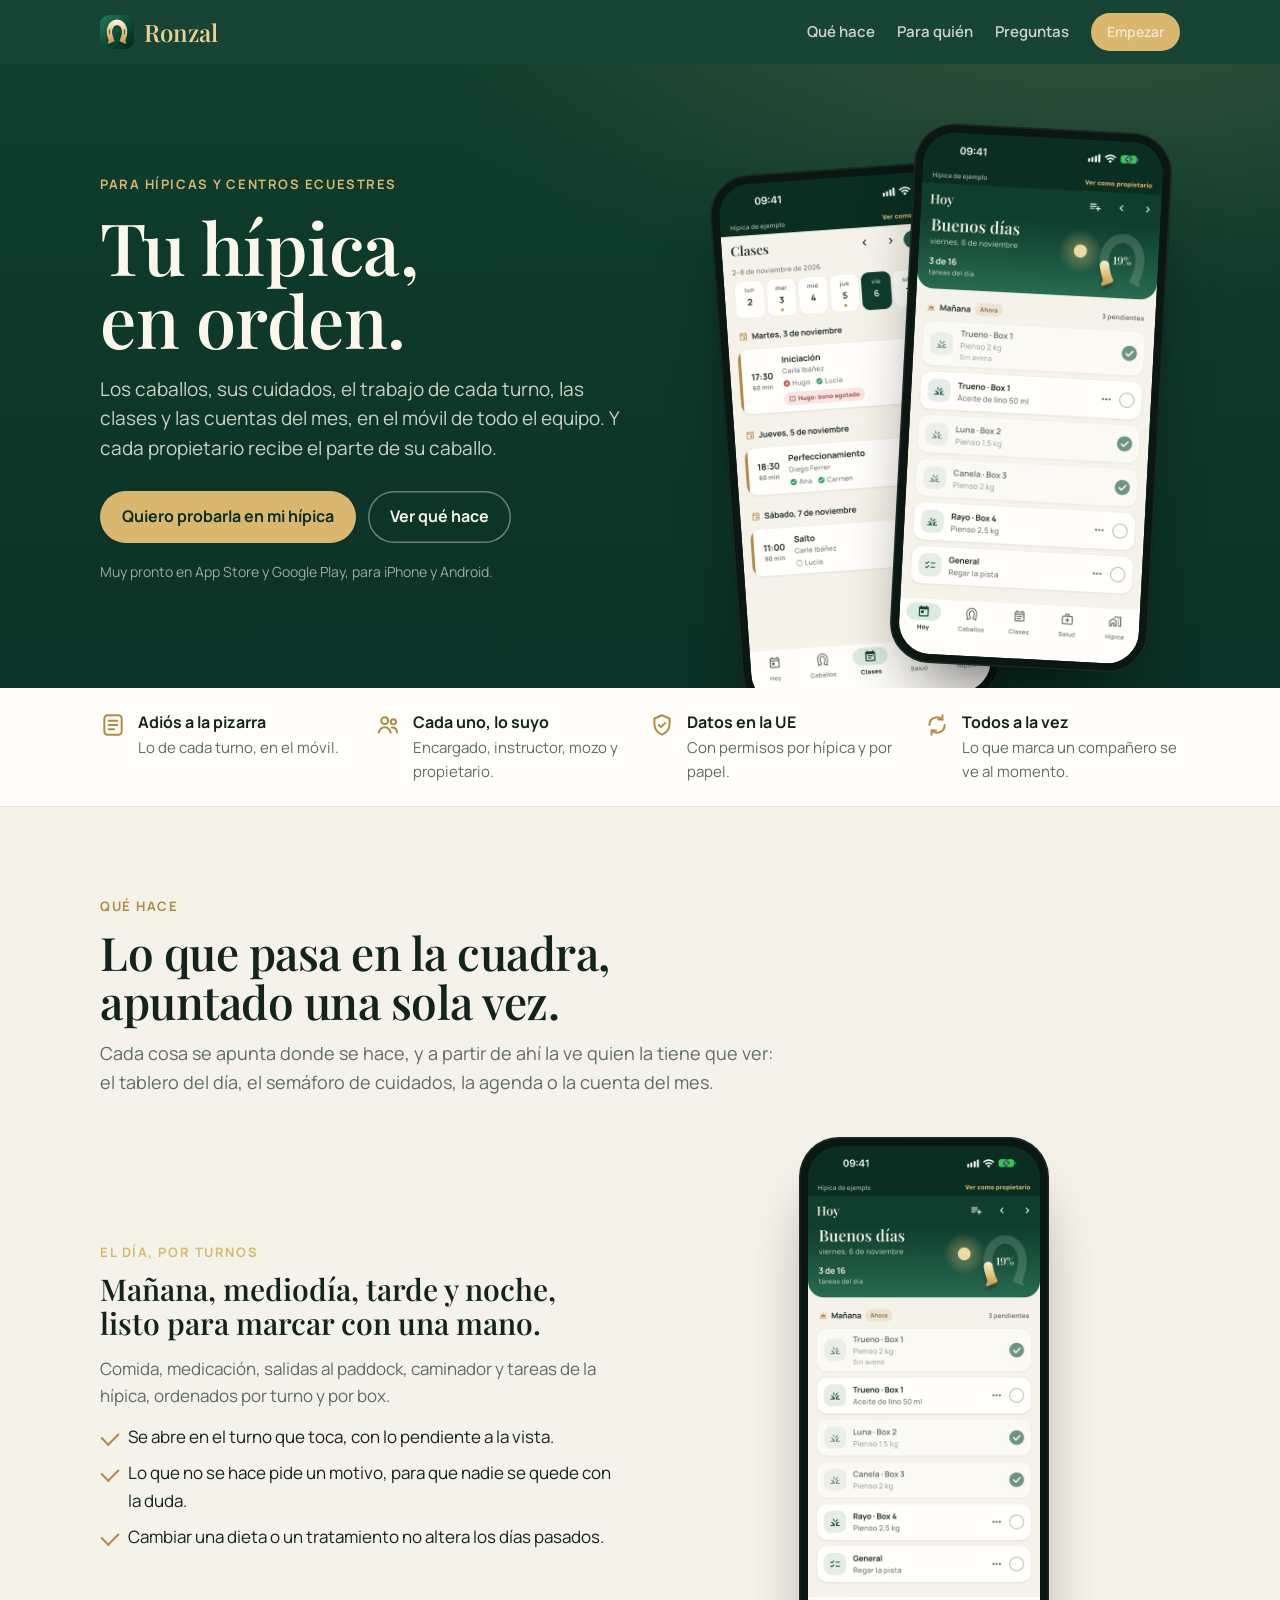
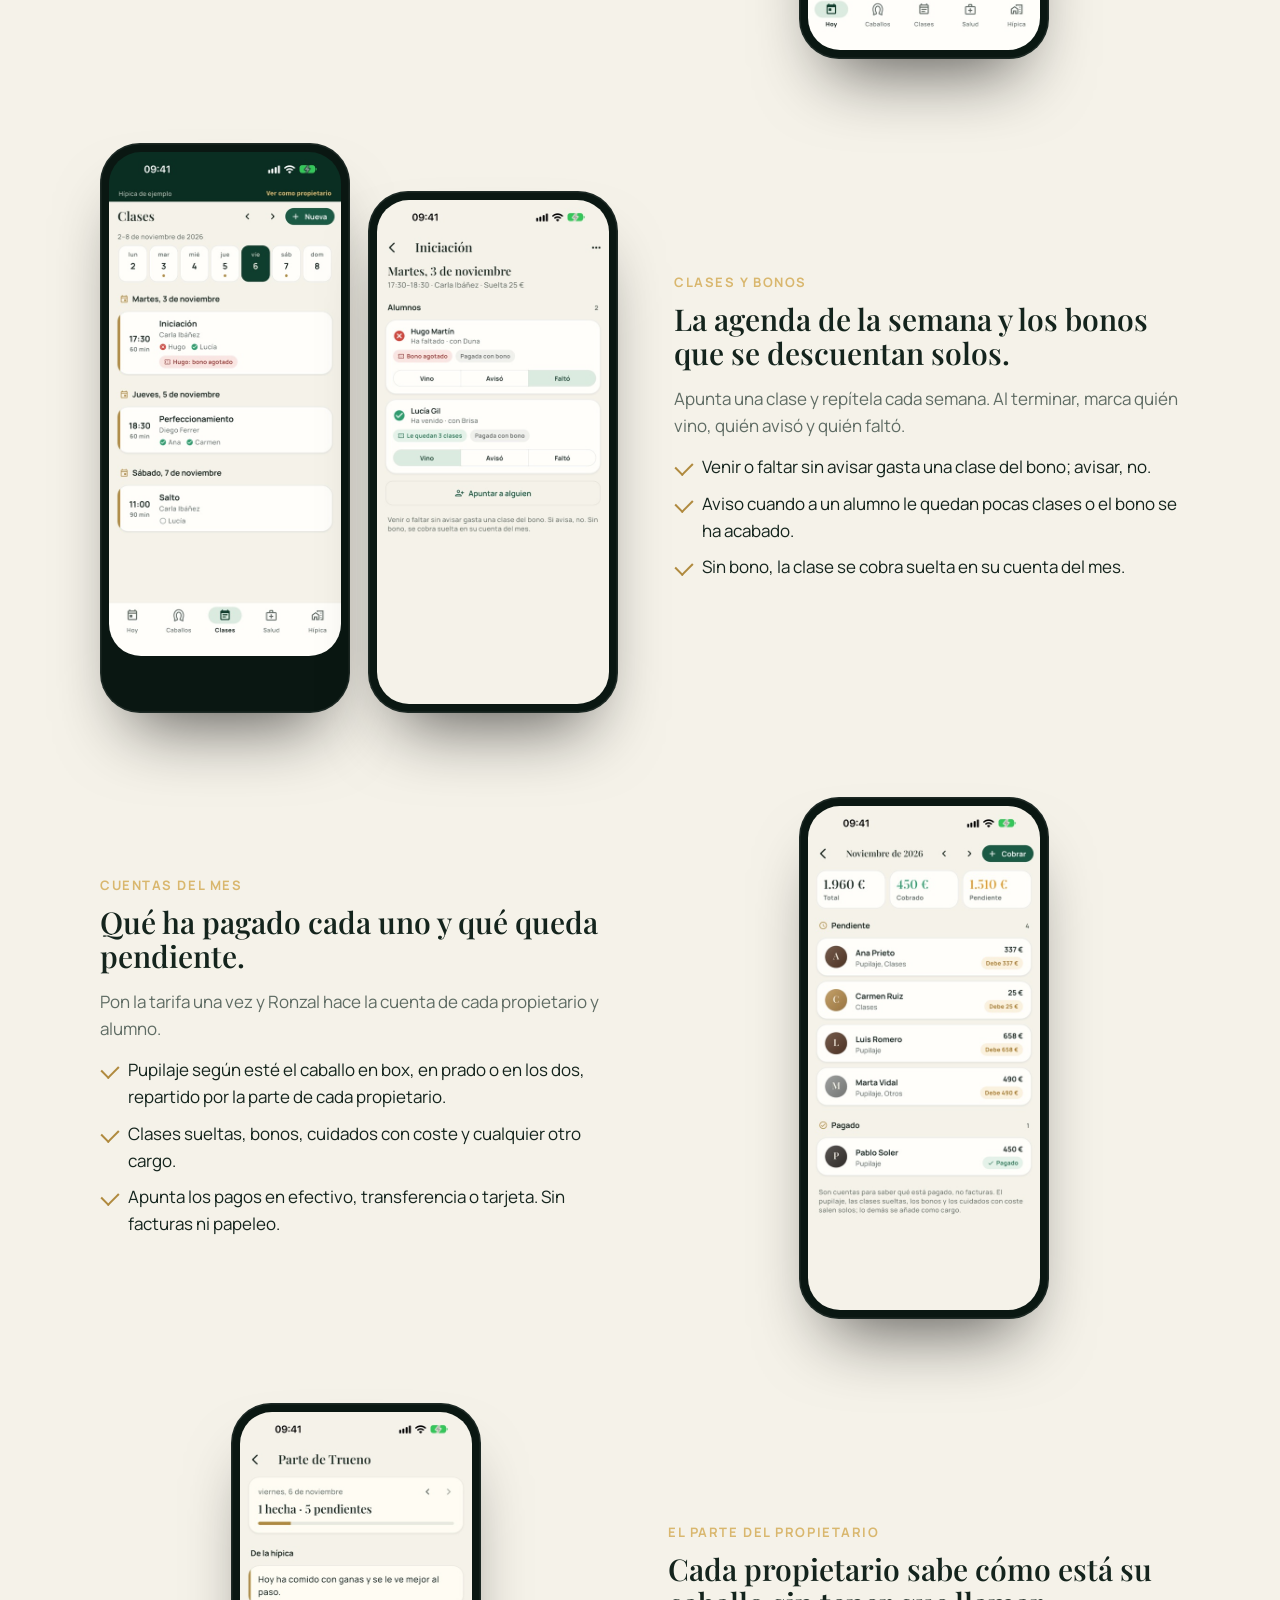
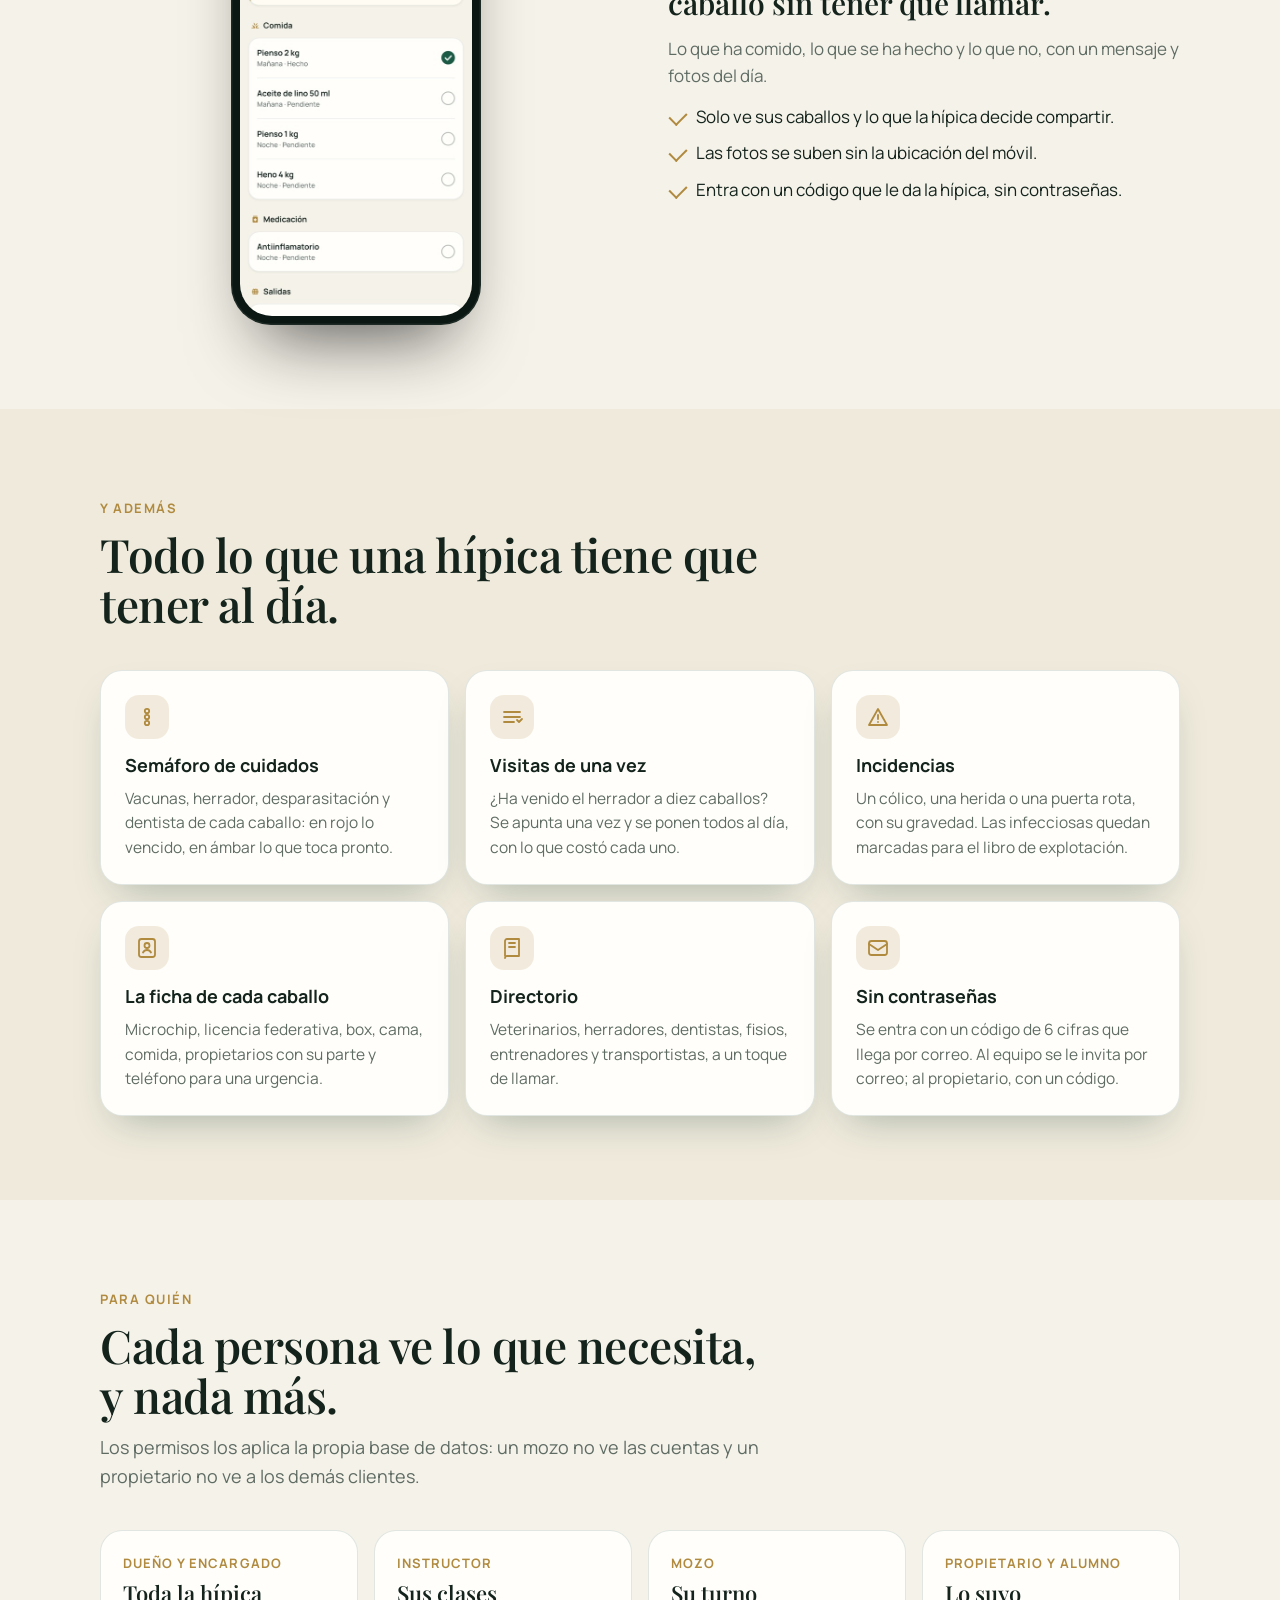
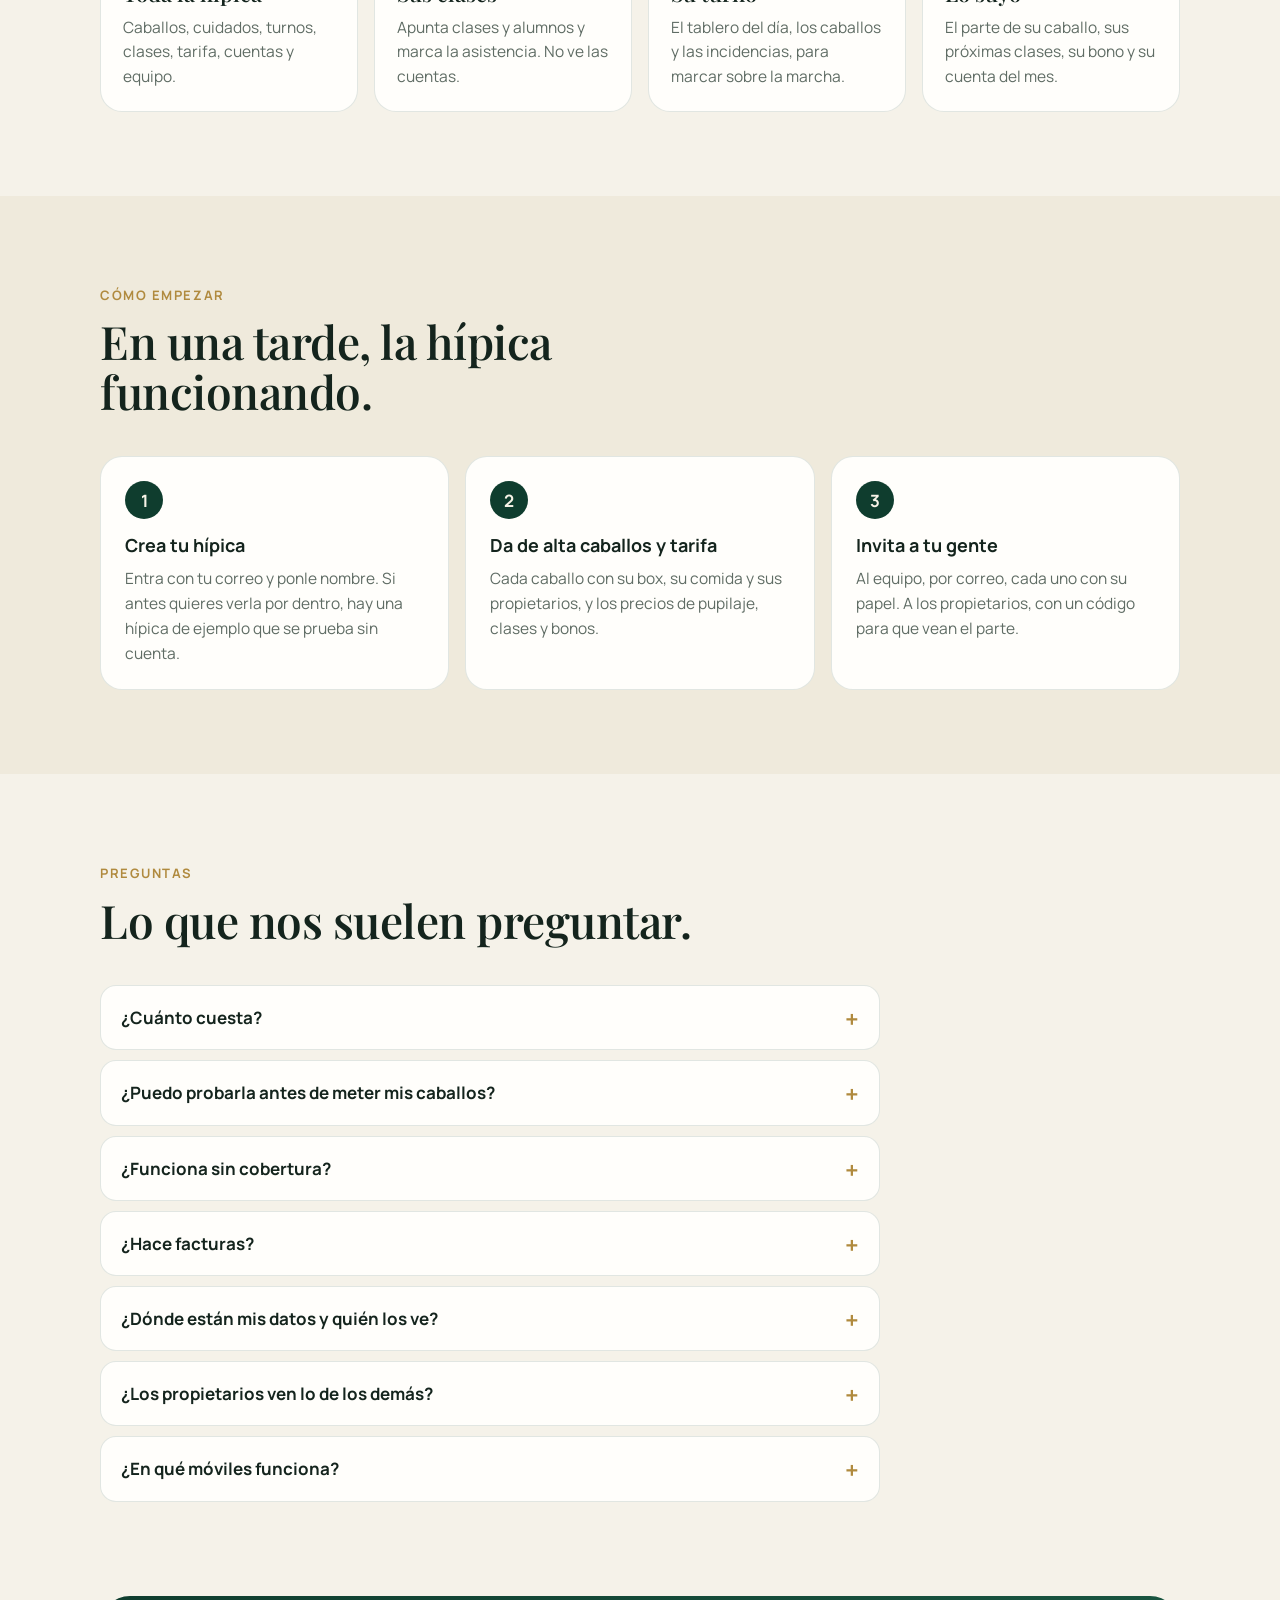
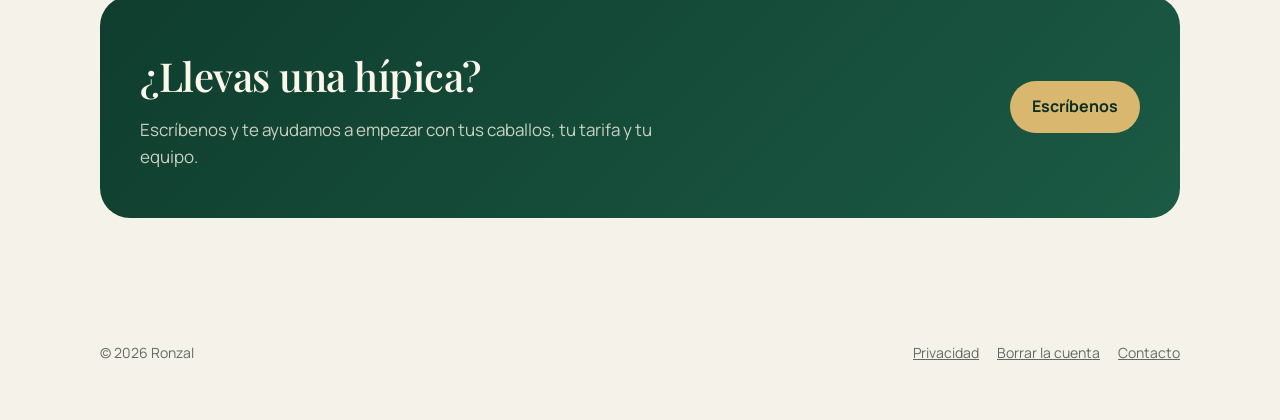
<file: index.html>
<!doctype html>
<html lang="es">
<head>
<meta charset="utf-8">
<meta name="viewport" content="width=device-width, initial-scale=1">
<title>Ronzal · Gestión de hípicas en el móvil</title>
<meta name="description" content="Los caballos, sus cuidados, el trabajo de cada turno, las clases y las cuentas de tu hípica, en el móvil de todo el equipo. Y cada propietario recibe el parte de su caballo.">
<meta name="theme-color" content="#0f3d2e">
<link rel="icon" href="img/icono-192.png">
<link rel="apple-touch-icon" href="img/icono-192.png">
<meta property="og:title" content="Ronzal · Tu hípica, en orden">
<meta property="og:description" content="Caballos, cuidados, turnos, clases y cuentas de tu hípica, en el móvil de todo el equipo.">
<meta property="og:image" content="https://samuelgonzrojas.github.io/ronzal-web/img/og.jpg">
<meta property="og:type" content="website">
<link rel="stylesheet" href="portada.css">
<script>document.documentElement.classList.add("js")</script>
</head>
<body>

<header class="cabecera">
  <div class="envoltura">
    <a class="marca" href="./"><img src="img/icono-192.png" alt=""><span>Ronzal</span></a>
    <nav>
      <a class="opcional" href="#funciones">Qué hace</a>
      <a class="opcional" href="#equipo">Para quién</a>
      <a class="opcional" href="#preguntas">Preguntas</a>
      <a class="boton pequeno" href="#empezar">Empezar</a>
    </nav>
  </div>
</header>

<section class="portada">
  <div class="envoltura">
    <div>
      <span class="antetitulo">Para hípicas y centros ecuestres</span>
      <h1>Tu hípica, en&nbsp;orden.</h1>
      <p class="entrada">Los caballos, sus cuidados, el trabajo de cada turno, las clases y las cuentas del mes, en el móvil de todo el equipo. Y cada propietario recibe el parte de su caballo.</p>
      <div class="acciones">
        <a class="boton" href="mailto:samuelgonzrojas@gmail.com?subject=Quiero%20probar%20Ronzal%20en%20mi%20h%C3%ADpica">Quiero probarla en mi hípica</a>
        <a class="boton fantasma" href="#funciones">Ver qué hace</a>
      </div>
      <p class="pronto">Muy pronto en App Store y Google Play, para iPhone y Android.</p>
    </div>
    <div class="moviles" aria-hidden="true">
      <div class="movil"><img src="img/2-clases.jpg" alt=""></div>
      <div class="movil"><img src="img/1-hoy.jpg" alt=""></div>
    </div>
  </div>
</section>

<section class="franja">
  <div class="envoltura">
    <ul>
      <li>
        <svg viewBox="0 0 24 24" fill="none" stroke="currentColor" stroke-width="1.8" stroke-linecap="round" stroke-linejoin="round"><rect x="4" y="3" width="16" height="18" rx="3"/><path d="M8 8h8M8 12h8M8 16h5"/></svg>
        <span><b>Adiós a la pizarra</b>Lo de cada turno, en el móvil.</span>
      </li>
      <li>
        <svg viewBox="0 0 24 24" fill="none" stroke="currentColor" stroke-width="1.8" stroke-linecap="round" stroke-linejoin="round"><circle cx="9" cy="8" r="3.2"/><path d="M3.5 19c.8-3.2 3-5 5.5-5s4.7 1.8 5.5 5"/><circle cx="17" cy="9" r="2.4"/><path d="M15.5 14.4c2.5-.4 4.4 1.1 5 4.6"/></svg>
        <span><b>Cada uno, lo suyo</b>Encargado, instructor, mozo y propietario.</span>
      </li>
      <li>
        <svg viewBox="0 0 24 24" fill="none" stroke="currentColor" stroke-width="1.8" stroke-linecap="round" stroke-linejoin="round"><path d="M12 3l7 3v5c0 4.5-3 8-7 10-4-2-7-5.5-7-10V6z"/><path d="M9 12l2 2 4-4"/></svg>
        <span><b>Datos en la UE</b>Con permisos por hípica y por papel.</span>
      </li>
      <li>
        <svg viewBox="0 0 24 24" fill="none" stroke="currentColor" stroke-width="1.8" stroke-linecap="round" stroke-linejoin="round"><path d="M5 12a7 7 0 0 1 12-5"/><path d="M19 12a7 7 0 0 1-12 5"/><path d="M17 3v4h-4M7 21v-4h4"/></svg>
        <span><b>Todos a la vez</b>Lo que marca un compañero se ve al momento.</span>
      </li>
    </ul>
  </div>
</section>

<section id="funciones" class="seccion">
  <div class="envoltura">
    <div class="cabeza aparece">
      <span class="antetitulo">Qué hace</span>
      <h2>Lo que pasa en la cuadra, apuntado una sola vez.</h2>
      <p>Cada cosa se apunta donde se hace, y a partir de ahí la ve quien la tiene que ver: el tablero del día, el semáforo de cuidados, la agenda o la cuenta del mes.</p>
    </div>

    <div class="funcion aparece">
      <div class="texto">
        <span class="antetitulo">El día, por turnos</span>
        <h3>Mañana, mediodía, tarde y noche, listo para marcar con una mano.</h3>
        <p>Comida, medicación, salidas al paddock, caminador y tareas de la hípica, ordenados por turno y por box.</p>
        <ul>
          <li>Se abre en el turno que toca, con lo pendiente a la vista.</li>
          <li>Lo que no se hace pide un motivo, para que nadie se quede con la duda.</li>
          <li>Cambiar una dieta o un tratamiento no altera los días pasados.</li>
        </ul>
      </div>
      <div class="imagen"><div class="movil"><img src="img/1-hoy.jpg" alt="El tablero de hoy en Ronzal, con las tareas del turno de mañana" loading="lazy"></div></div>
    </div>

    <div class="funcion al-reves aparece">
      <div class="texto">
        <span class="antetitulo">Clases y bonos</span>
        <h3>La agenda de la semana y los bonos que se descuentan solos.</h3>
        <p>Apunta una clase y repítela cada semana. Al terminar, marca quién vino, quién avisó y quién faltó.</p>
        <ul>
          <li>Venir o faltar sin avisar gasta una clase del bono; avisar, no.</li>
          <li>Aviso cuando a un alumno le quedan pocas clases o el bono se ha acabado.</li>
          <li>Sin bono, la clase se cobra suelta en su cuenta del mes.</li>
        </ul>
      </div>
      <div class="imagen doble">
        <div class="movil"><img src="img/2-clases.jpg" alt="La agenda semanal de clases" loading="lazy"></div>
        <div class="movil"><img src="img/3-clase.jpg" alt="Una clase con la asistencia de cada alumno y su bono" loading="lazy"></div>
      </div>
    </div>

    <div class="funcion aparece">
      <div class="texto">
        <span class="antetitulo">Cuentas del mes</span>
        <h3>Qué ha pagado cada uno y qué queda pendiente.</h3>
        <p>Pon la tarifa una vez y Ronzal hace la cuenta de cada propietario y alumno.</p>
        <ul>
          <li>Pupilaje según esté el caballo en box, en prado o en los dos, repartido por la parte de cada propietario.</li>
          <li>Clases sueltas, bonos, cuidados con coste y cualquier otro cargo.</li>
          <li>Apunta los pagos en efectivo, transferencia o tarjeta. Sin facturas ni papeleo.</li>
        </ul>
      </div>
      <div class="imagen"><div class="movil"><img src="img/4-cuentas.jpg" alt="Las cuentas del mes, con lo cobrado y lo pendiente de cada persona" loading="lazy"></div></div>
    </div>

    <div class="funcion al-reves aparece">
      <div class="texto">
        <span class="antetitulo">El parte del propietario</span>
        <h3>Cada propietario sabe cómo está su caballo sin tener que llamar.</h3>
        <p>Lo que ha comido, lo que se ha hecho y lo que no, con un mensaje y fotos del día.</p>
        <ul>
          <li>Solo ve sus caballos y lo que la hípica decide compartir.</li>
          <li>Las fotos se suben sin la ubicación del móvil.</li>
          <li>Entra con un código que le da la hípica, sin contraseñas.</li>
        </ul>
      </div>
      <div class="imagen"><div class="movil"><img src="img/5-parte.jpg" alt="El parte del día de un caballo, como lo ve su propietario" loading="lazy"></div></div>
    </div>
  </div>
</section>

<section class="seccion oscura">
  <div class="envoltura">
    <div class="cabeza aparece">
      <span class="antetitulo">Y además</span>
      <h2>Todo lo que una hípica tiene que tener al día.</h2>
    </div>
    <div class="tarjetas">
      <div class="tarjeta aparece">
        <div class="icono"><svg viewBox="0 0 24 24" fill="none" stroke="currentColor" stroke-width="1.8" stroke-linecap="round"><circle cx="12" cy="6" r="2.2"/><circle cx="12" cy="12" r="2.2"/><circle cx="12" cy="18" r="2.2"/></svg></div>
        <h3>Semáforo de cuidados</h3>
        <p>Vacunas, herrador, desparasitación y dentista de cada caballo: en rojo lo vencido, en ámbar lo que toca pronto.</p>
      </div>
      <div class="tarjeta aparece">
        <div class="icono"><svg viewBox="0 0 24 24" fill="none" stroke="currentColor" stroke-width="1.8" stroke-linecap="round" stroke-linejoin="round"><path d="M4 7h16M4 12h16M4 17h10"/><path d="M17 15l2 2 3-3"/></svg></div>
        <h3>Visitas de una vez</h3>
        <p>¿Ha venido el herrador a diez caballos? Se apunta una vez y se ponen todos al día, con lo que costó cada uno.</p>
      </div>
      <div class="tarjeta aparece">
        <div class="icono"><svg viewBox="0 0 24 24" fill="none" stroke="currentColor" stroke-width="1.8" stroke-linecap="round" stroke-linejoin="round"><path d="M12 4l9 16H3z"/><path d="M12 10v4M12 17h.01"/></svg></div>
        <h3>Incidencias</h3>
        <p>Un cólico, una herida o una puerta rota, con su gravedad. Las infecciosas quedan marcadas para el libro de explotación.</p>
      </div>
      <div class="tarjeta aparece">
        <div class="icono"><svg viewBox="0 0 24 24" fill="none" stroke="currentColor" stroke-width="1.8" stroke-linecap="round" stroke-linejoin="round"><rect x="4" y="3" width="16" height="18" rx="2.5"/><circle cx="12" cy="9.5" r="2.5"/><path d="M8 16.5c.8-1.6 2.2-2.5 4-2.5s3.2.9 4 2.5"/></svg></div>
        <h3>La ficha de cada caballo</h3>
        <p>Microchip, licencia federativa, box, cama, comida, propietarios con su parte y teléfono para una urgencia.</p>
      </div>
      <div class="tarjeta aparece">
        <div class="icono"><svg viewBox="0 0 24 24" fill="none" stroke="currentColor" stroke-width="1.8" stroke-linecap="round" stroke-linejoin="round"><path d="M5 20V5a2 2 0 0 1 2-2h12v17H7a2 2 0 0 0-2 2"/><path d="M9 7h6M9 11h6"/></svg></div>
        <h3>Directorio</h3>
        <p>Veterinarios, herradores, dentistas, fisios, entrenadores y transportistas, a un toque de llamar.</p>
      </div>
      <div class="tarjeta aparece">
        <div class="icono"><svg viewBox="0 0 24 24" fill="none" stroke="currentColor" stroke-width="1.8" stroke-linecap="round" stroke-linejoin="round"><rect x="3" y="5" width="18" height="14" rx="2.5"/><path d="M3 8l9 6 9-6"/></svg></div>
        <h3>Sin contraseñas</h3>
        <p>Se entra con un código de 6 cifras que llega por correo. Al equipo se le invita por correo; al propietario, con un código.</p>
      </div>
    </div>
  </div>
</section>

<section id="equipo" class="seccion">
  <div class="envoltura">
    <div class="cabeza aparece">
      <span class="antetitulo">Para quién</span>
      <h2>Cada persona ve lo que necesita, y nada más.</h2>
      <p>Los permisos los aplica la propia base de datos: un mozo no ve las cuentas y un propietario no ve a los demás clientes.</p>
    </div>
    <div class="papeles">
      <div class="papel aparece">
        <div class="quien">Dueño y encargado</div>
        <h3>Toda la hípica</h3>
        <p>Caballos, cuidados, turnos, clases, tarifa, cuentas y equipo.</p>
      </div>
      <div class="papel aparece">
        <div class="quien">Instructor</div>
        <h3>Sus clases</h3>
        <p>Apunta clases y alumnos y marca la asistencia. No ve las cuentas.</p>
      </div>
      <div class="papel aparece">
        <div class="quien">Mozo</div>
        <h3>Su turno</h3>
        <p>El tablero del día, los caballos y las incidencias, para marcar sobre la marcha.</p>
      </div>
      <div class="papel aparece">
        <div class="quien">Propietario y alumno</div>
        <h3>Lo suyo</h3>
        <p>El parte de su caballo, sus próximas clases, su bono y su cuenta del mes.</p>
      </div>
    </div>
  </div>
</section>

<section id="empezar" class="seccion oscura">
  <div class="envoltura">
    <div class="cabeza aparece">
      <span class="antetitulo">Cómo empezar</span>
      <h2>En una tarde, la hípica funcionando.</h2>
    </div>
    <div class="pasos">
      <div class="paso aparece">
        <h3>Crea tu hípica</h3>
        <p>Entra con tu correo y ponle nombre. Si antes quieres verla por dentro, hay una hípica de ejemplo que se prueba sin cuenta.</p>
      </div>
      <div class="paso aparece">
        <h3>Da de alta caballos y tarifa</h3>
        <p>Cada caballo con su box, su comida y sus propietarios, y los precios de pupilaje, clases y bonos.</p>
      </div>
      <div class="paso aparece">
        <h3>Invita a tu gente</h3>
        <p>Al equipo, por correo, cada uno con su papel. A los propietarios, con un código para que vean el parte.</p>
      </div>
    </div>
  </div>
</section>

<section id="preguntas" class="seccion">
  <div class="envoltura">
    <div class="cabeza aparece">
      <span class="antetitulo">Preguntas</span>
      <h2>Lo que nos suelen preguntar.</h2>
    </div>
    <div class="preguntas">
      <details>
        <summary>¿Cuánto cuesta?</summary>
        <p>Ahora mismo es gratis, mientras la estrenamos con las primeras hípicas.</p>
      </details>
      <details>
        <summary>¿Puedo probarla antes de meter mis caballos?</summary>
        <p>Sí. Al abrir la app, «Ver un ejemplo sin cuenta» te enseña una hípica inventada con caballos, clases y cuentas. Lo que toques ahí se queda en tu móvil.</p>
      </details>
      <details>
        <summary>¿Funciona sin cobertura?</summary>
        <p>Para guardar hace falta conexión. Si en la cuadra no hay cobertura, la app te avisa y no se pierde nada de lo que ya estaba guardado.</p>
      </details>
      <details>
        <summary>¿Hace facturas?</summary>
        <p>No. Las cuentas del mes son para saber qué ha pagado cada uno y qué queda pendiente. Si emites facturas, las sigues haciendo como hasta ahora.</p>
      </details>
      <details>
        <summary>¿Dónde están mis datos y quién los ve?</summary>
        <p>En servidores de la Unión Europea (Irlanda). Solo los ve tu hípica, cada persona según su papel, y nunca otra hípica. Lo cuenta con detalle la <a href="privacidad.html">política de privacidad</a>.</p>
      </details>
      <details>
        <summary>¿Los propietarios ven lo de los demás?</summary>
        <p>No. Cada propietario y cada alumno ven solo sus caballos, sus clases y su cuenta.</p>
      </details>
      <details>
        <summary>¿En qué móviles funciona?</summary>
        <p>En iPhone y en Android. Llega muy pronto a App Store y Google Play; si quieres probarla ya en tu hípica, escríbenos.</p>
      </details>
    </div>
  </div>
</section>

<section class="seccion" style="padding-top:0">
  <div class="envoltura">
    <div class="llamada aparece">
      <div>
        <h2>¿Llevas una hípica?</h2>
        <p>Escríbenos y te ayudamos a empezar con tus caballos, tu tarifa y tu equipo.</p>
      </div>
      <a class="boton" href="mailto:samuelgonzrojas@gmail.com?subject=Quiero%20probar%20Ronzal%20en%20mi%20h%C3%ADpica">Escríbenos</a>
    </div>
  </div>
</section>

<footer class="pie">
  <div class="envoltura">
    <span>© 2026 Ronzal</span>
    <nav>
      <a href="privacidad.html">Privacidad</a>
      <a href="borrar-cuenta.html">Borrar la cuenta</a>
      <a href="mailto:samuelgonzrojas@gmail.com">Contacto</a>
    </nav>
  </div>
</footer>

<script>
  // Las secciones aparecen al llegar a ellas. Sin JavaScript no se ocultan.
  (function () {
    var items = document.querySelectorAll('.aparece');
    if (!('IntersectionObserver' in window)) { items.forEach(function (e) { e.classList.add('visto'); }); return; }
    var io = new IntersectionObserver(function (entries) {
      entries.forEach(function (e) { if (e.isIntersecting) { e.target.classList.add('visto'); io.unobserve(e.target); } });
    }, { rootMargin: '0px 0px -8% 0px' });
    items.forEach(function (e) { io.observe(e); });
  })();
</script>
</body>
</html>
</file>
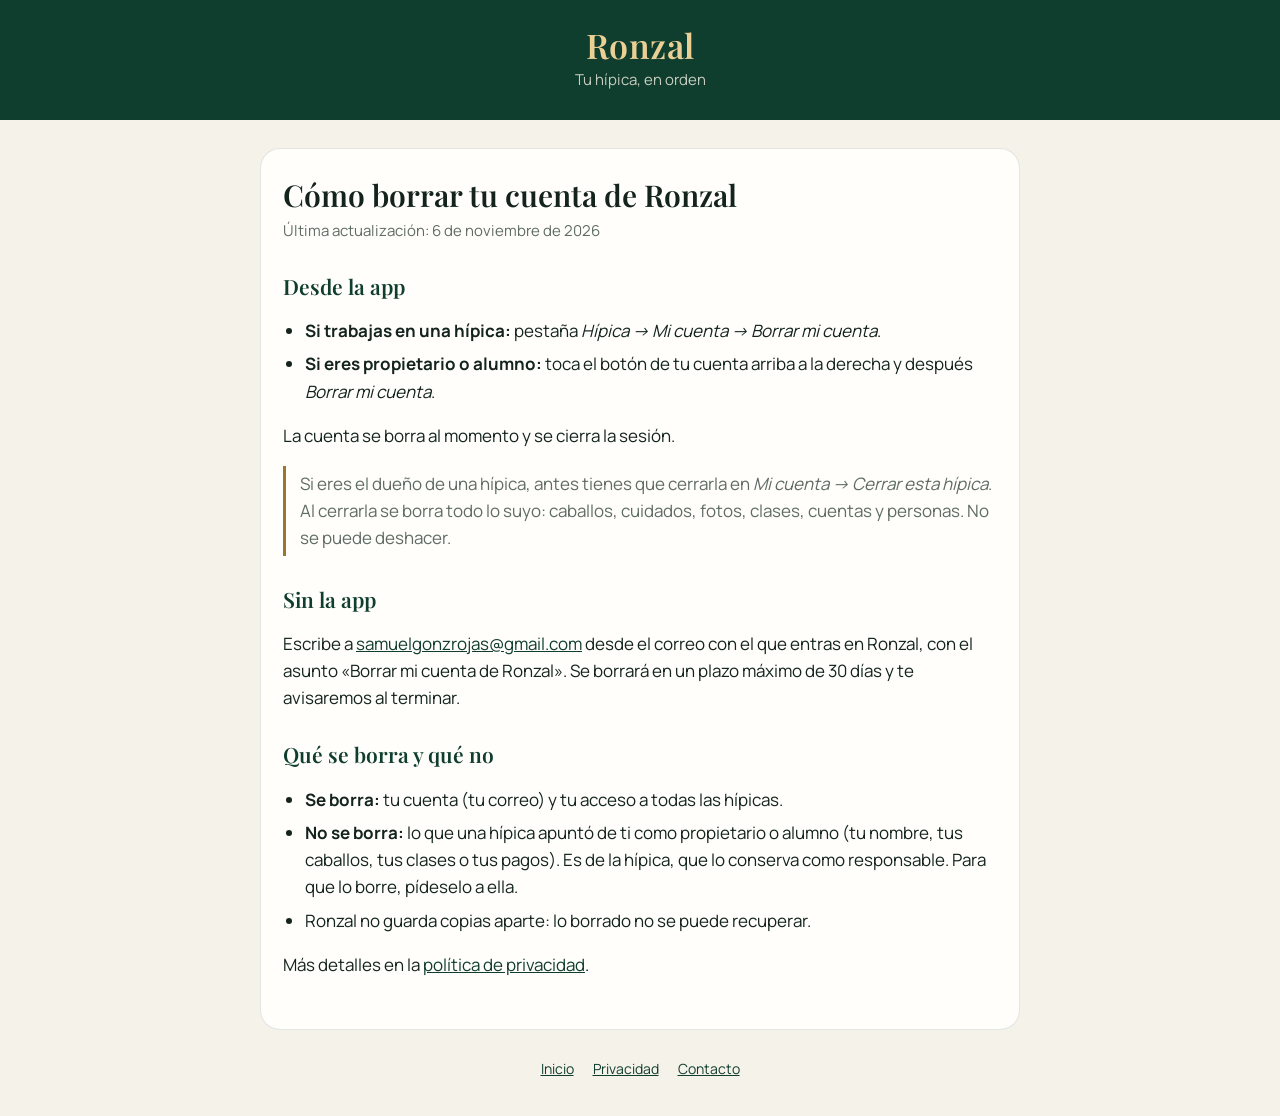
<file: borrar-cuenta.html>
<!doctype html>
<html lang="es">
<head>
<meta charset="utf-8">
<meta name="viewport" content="width=device-width, initial-scale=1">
<title>Borrar la cuenta — Ronzal</title>
<link rel="stylesheet" href="estilo.css">
<link rel="icon" href="img/icono-192.png">
</head>
<body>
<header>
  <a href="./"><div class="marca">Ronzal</div></a>
  <div class="lema">Tu hípica, en orden</div>
</header>
<main>
<h1>Cómo borrar tu cuenta de Ronzal</h1>
<p class="fecha">Última actualización: 6 de noviembre de 2026</p>

<h2>Desde la app</h2>
<ul>
  <li><strong>Si trabajas en una hípica:</strong> pestaña <em>Hípica → Mi cuenta → Borrar mi cuenta</em>.</li>
  <li><strong>Si eres propietario o alumno:</strong> toca el botón de tu cuenta arriba a la derecha y después <em>Borrar mi cuenta</em>.</li>
</ul>
<p>La cuenta se borra al momento y se cierra la sesión.</p>
<p class="nota">Si eres el dueño de una hípica, antes tienes que cerrarla en <em>Mi cuenta → Cerrar esta hípica</em>. Al cerrarla se borra todo lo suyo: caballos, cuidados, fotos, clases, cuentas y personas. No se puede deshacer.</p>

<h2>Sin la app</h2>
<p>Escribe a <a href="mailto:samuelgonzrojas@gmail.com?subject=Borrar%20mi%20cuenta%20de%20Ronzal">samuelgonzrojas@gmail.com</a> desde el correo con el que entras en Ronzal, con el asunto «Borrar mi cuenta de Ronzal». Se borrará en un plazo máximo de 30 días y te avisaremos al terminar.</p>

<h2>Qué se borra y qué no</h2>
<ul>
  <li><strong>Se borra:</strong> tu cuenta (tu correo) y tu acceso a todas las hípicas.</li>
  <li><strong>No se borra:</strong> lo que una hípica apuntó de ti como propietario o alumno (tu nombre, tus caballos, tus clases o tus pagos). Es de la hípica, que lo conserva como responsable. Para que lo borre, pídeselo a ella.</li>
  <li>Ronzal no guarda copias aparte: lo borrado no se puede recuperar.</li>
</ul>
<p>Más detalles en la <a href="privacidad.html">política de privacidad</a>.</p>
</main>
<footer>
  <a href="./">Inicio</a>
  <a href="privacidad.html">Privacidad</a>
  <a href="mailto:samuelgonzrojas@gmail.com">Contacto</a>
</footer>
</body>
</html>
</file>
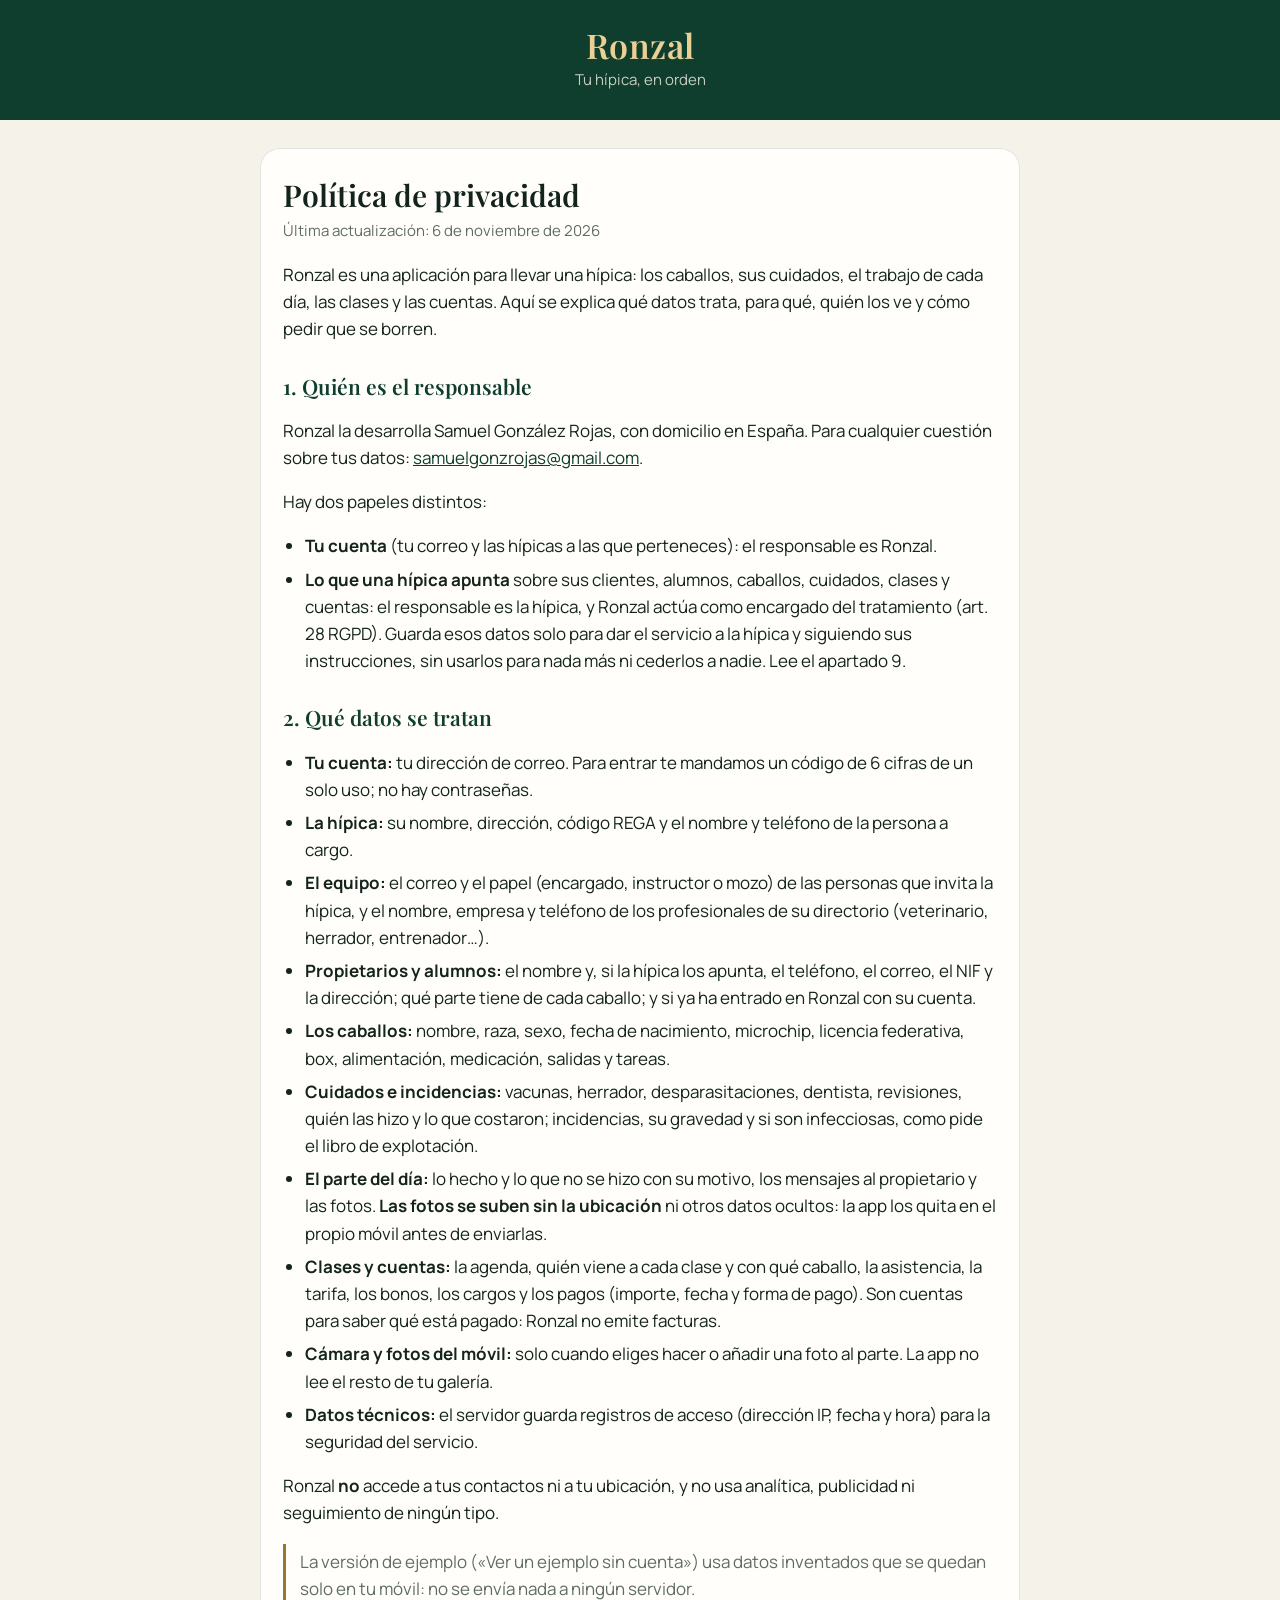
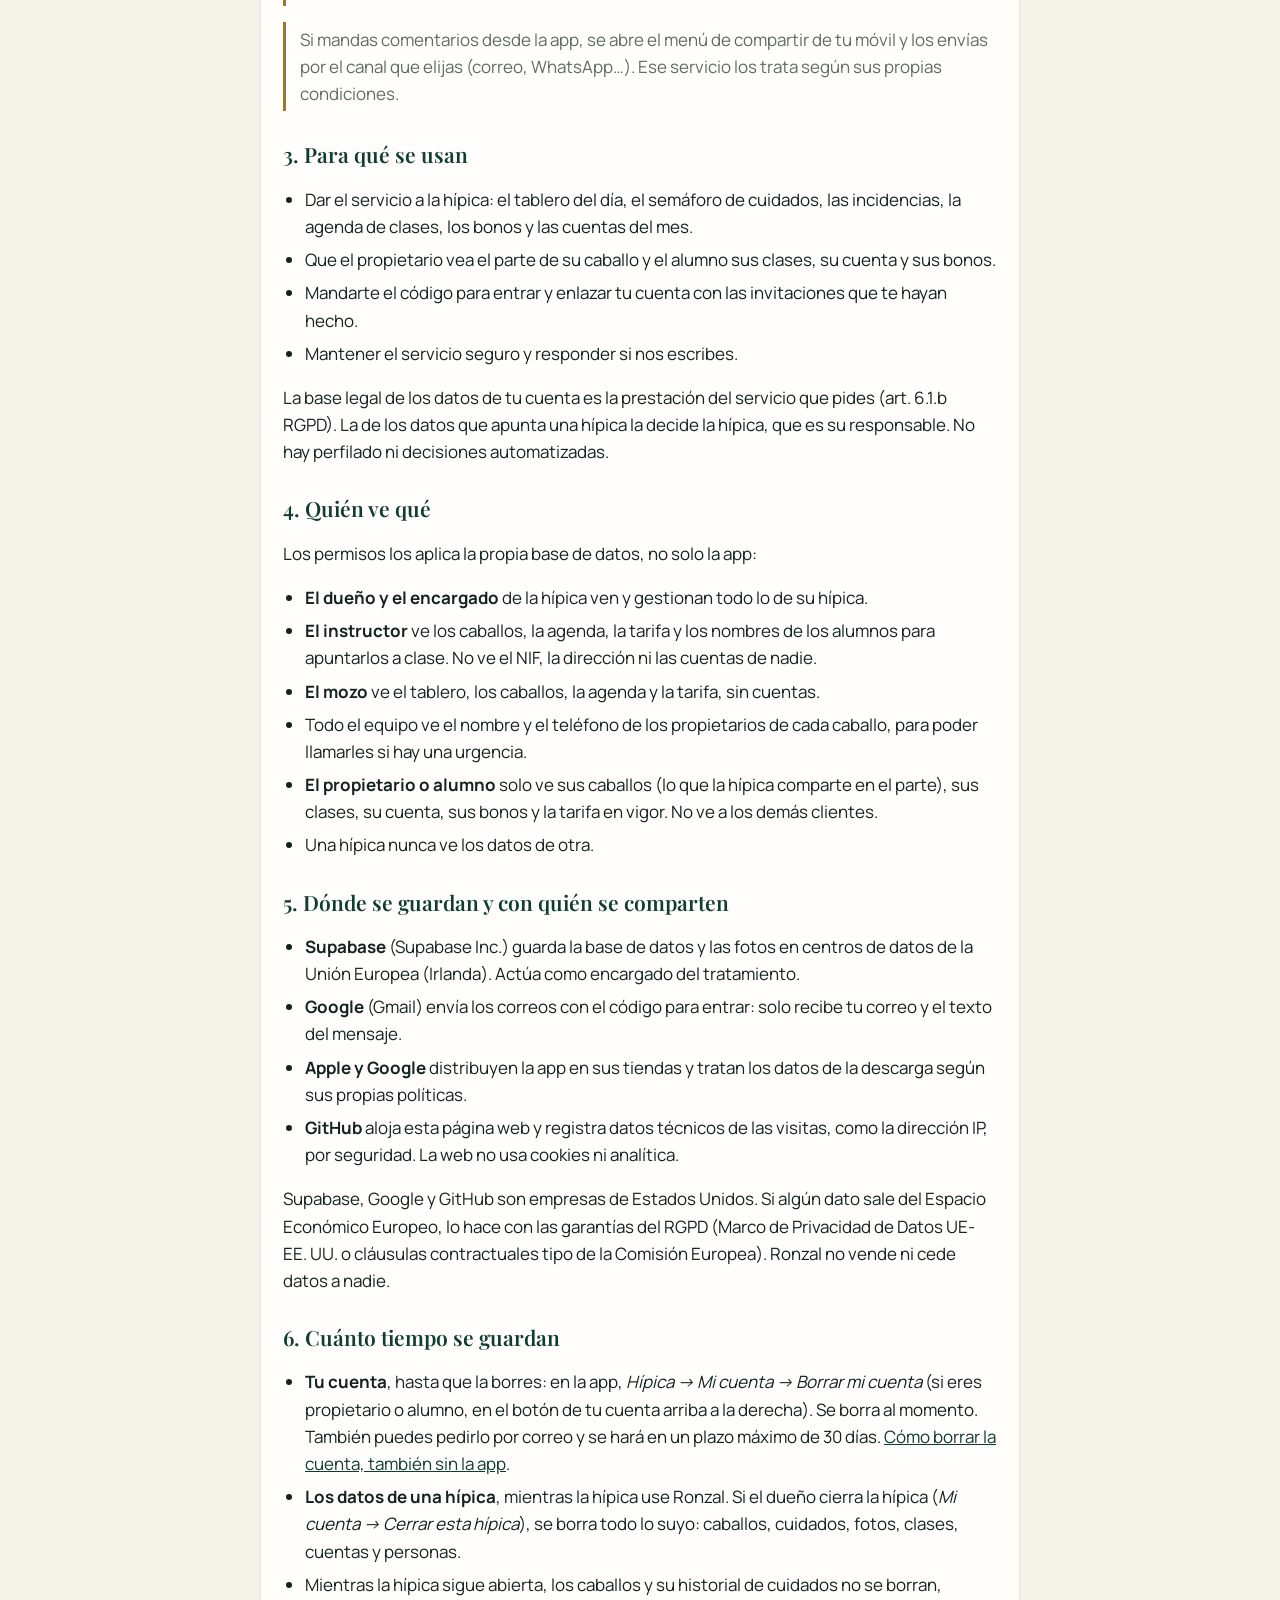
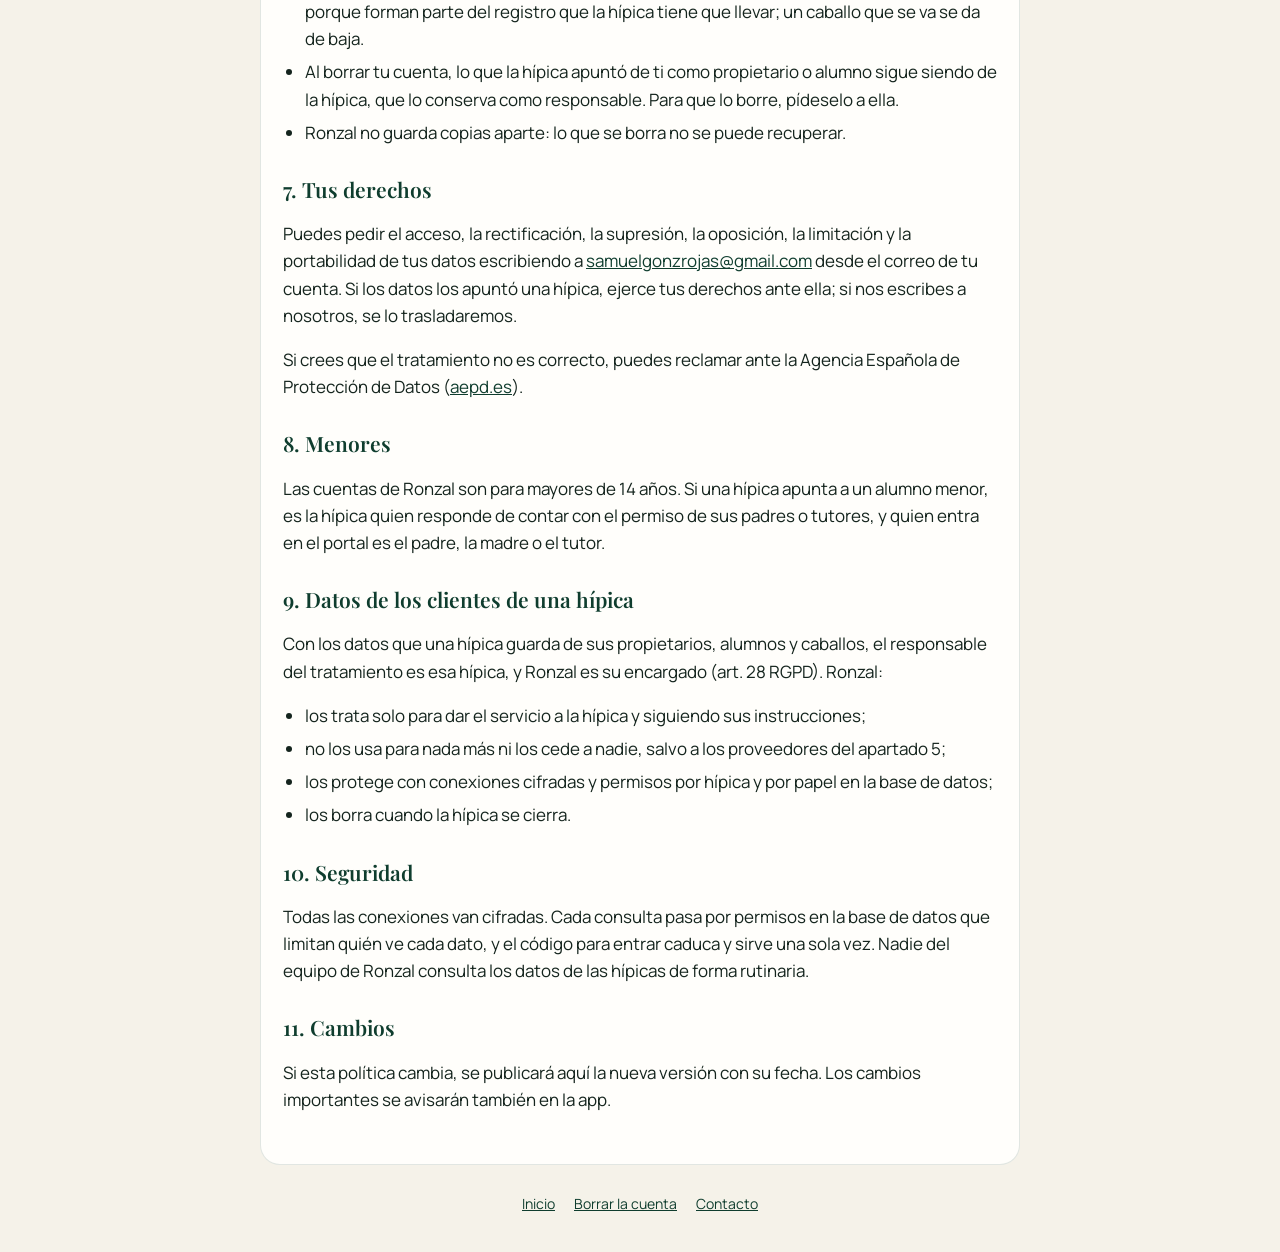
<file: privacidad.html>
<!doctype html>
<html lang="es">
<head>
<meta charset="utf-8">
<meta name="viewport" content="width=device-width, initial-scale=1">
<title>Política de privacidad — Ronzal</title>
<link rel="stylesheet" href="estilo.css">
<link rel="icon" href="img/icono-192.png">
</head>
<body>
<header>
  <a href="./"><div class="marca">Ronzal</div></a>
  <div class="lema">Tu hípica, en orden</div>
</header>
<main>
<h1>Política de privacidad</h1>
<p class="fecha">Última actualización: 6 de noviembre de 2026</p>

<p>Ronzal es una aplicación para llevar una hípica: los caballos, sus cuidados, el trabajo de cada día, las clases y las cuentas. Aquí se explica qué datos trata, para qué, quién los ve y cómo pedir que se borren.</p>

<h2>1. Quién es el responsable</h2>
<p>Ronzal la desarrolla Samuel González Rojas, con domicilio en España. Para cualquier cuestión sobre tus datos: <a href="mailto:samuelgonzrojas@gmail.com">samuelgonzrojas@gmail.com</a>.</p>
<p>Hay dos papeles distintos:</p>
<ul>
  <li><strong>Tu cuenta</strong> (tu correo y las hípicas a las que perteneces): el responsable es Ronzal.</li>
  <li><strong>Lo que una hípica apunta</strong> sobre sus clientes, alumnos, caballos, cuidados, clases y cuentas: el responsable es la hípica, y Ronzal actúa como encargado del tratamiento (art. 28 RGPD). Guarda esos datos solo para dar el servicio a la hípica y siguiendo sus instrucciones, sin usarlos para nada más ni cederlos a nadie. Lee el apartado 9.</li>
</ul>

<h2>2. Qué datos se tratan</h2>
<ul>
  <li><strong>Tu cuenta:</strong> tu dirección de correo. Para entrar te mandamos un código de 6 cifras de un solo uso; no hay contraseñas.</li>
  <li><strong>La hípica:</strong> su nombre, dirección, código REGA y el nombre y teléfono de la persona a cargo.</li>
  <li><strong>El equipo:</strong> el correo y el papel (encargado, instructor o mozo) de las personas que invita la hípica, y el nombre, empresa y teléfono de los profesionales de su directorio (veterinario, herrador, entrenador…).</li>
  <li><strong>Propietarios y alumnos:</strong> el nombre y, si la hípica los apunta, el teléfono, el correo, el NIF y la dirección; qué parte tiene de cada caballo; y si ya ha entrado en Ronzal con su cuenta.</li>
  <li><strong>Los caballos:</strong> nombre, raza, sexo, fecha de nacimiento, microchip, licencia federativa, box, alimentación, medicación, salidas y tareas.</li>
  <li><strong>Cuidados e incidencias:</strong> vacunas, herrador, desparasitaciones, dentista, revisiones, quién las hizo y lo que costaron; incidencias, su gravedad y si son infecciosas, como pide el libro de explotación.</li>
  <li><strong>El parte del día:</strong> lo hecho y lo que no se hizo con su motivo, los mensajes al propietario y las fotos. <strong>Las fotos se suben sin la ubicación</strong> ni otros datos ocultos: la app los quita en el propio móvil antes de enviarlas.</li>
  <li><strong>Clases y cuentas:</strong> la agenda, quién viene a cada clase y con qué caballo, la asistencia, la tarifa, los bonos, los cargos y los pagos (importe, fecha y forma de pago). Son cuentas para saber qué está pagado: Ronzal no emite facturas.</li>
  <li><strong>Cámara y fotos del móvil:</strong> solo cuando eliges hacer o añadir una foto al parte. La app no lee el resto de tu galería.</li>
  <li><strong>Datos técnicos:</strong> el servidor guarda registros de acceso (dirección IP, fecha y hora) para la seguridad del servicio.</li>
</ul>
<p>Ronzal <strong>no</strong> accede a tus contactos ni a tu ubicación, y no usa analítica, publicidad ni seguimiento de ningún tipo.</p>
<p class="nota">La versión de ejemplo («Ver un ejemplo sin cuenta») usa datos inventados que se quedan solo en tu móvil: no se envía nada a ningún servidor.</p>
<p class="nota">Si mandas comentarios desde la app, se abre el menú de compartir de tu móvil y los envías por el canal que elijas (correo, WhatsApp…). Ese servicio los trata según sus propias condiciones.</p>

<h2>3. Para qué se usan</h2>
<ul>
  <li>Dar el servicio a la hípica: el tablero del día, el semáforo de cuidados, las incidencias, la agenda de clases, los bonos y las cuentas del mes.</li>
  <li>Que el propietario vea el parte de su caballo y el alumno sus clases, su cuenta y sus bonos.</li>
  <li>Mandarte el código para entrar y enlazar tu cuenta con las invitaciones que te hayan hecho.</li>
  <li>Mantener el servicio seguro y responder si nos escribes.</li>
</ul>
<p>La base legal de los datos de tu cuenta es la prestación del servicio que pides (art. 6.1.b RGPD). La de los datos que apunta una hípica la decide la hípica, que es su responsable. No hay perfilado ni decisiones automatizadas.</p>

<h2>4. Quién ve qué</h2>
<p>Los permisos los aplica la propia base de datos, no solo la app:</p>
<ul>
  <li><strong>El dueño y el encargado</strong> de la hípica ven y gestionan todo lo de su hípica.</li>
  <li><strong>El instructor</strong> ve los caballos, la agenda, la tarifa y los nombres de los alumnos para apuntarlos a clase. No ve el NIF, la dirección ni las cuentas de nadie.</li>
  <li><strong>El mozo</strong> ve el tablero, los caballos, la agenda y la tarifa, sin cuentas.</li>
  <li>Todo el equipo ve el nombre y el teléfono de los propietarios de cada caballo, para poder llamarles si hay una urgencia.</li>
  <li><strong>El propietario o alumno</strong> solo ve sus caballos (lo que la hípica comparte en el parte), sus clases, su cuenta, sus bonos y la tarifa en vigor. No ve a los demás clientes.</li>
  <li>Una hípica nunca ve los datos de otra.</li>
</ul>

<h2>5. Dónde se guardan y con quién se comparten</h2>
<ul>
  <li><strong>Supabase</strong> (Supabase Inc.) guarda la base de datos y las fotos en centros de datos de la Unión Europea (Irlanda). Actúa como encargado del tratamiento.</li>
  <li><strong>Google</strong> (Gmail) envía los correos con el código para entrar: solo recibe tu correo y el texto del mensaje.</li>
  <li><strong>Apple y Google</strong> distribuyen la app en sus tiendas y tratan los datos de la descarga según sus propias políticas.</li>
  <li><strong>GitHub</strong> aloja esta página web y registra datos técnicos de las visitas, como la dirección IP, por seguridad. La web no usa cookies ni analítica.</li>
</ul>
<p>Supabase, Google y GitHub son empresas de Estados Unidos. Si algún dato sale del Espacio Económico Europeo, lo hace con las garantías del RGPD (Marco de Privacidad de Datos UE-EE. UU. o cláusulas contractuales tipo de la Comisión Europea). Ronzal no vende ni cede datos a nadie.</p>

<h2>6. Cuánto tiempo se guardan</h2>
<ul>
  <li><strong>Tu cuenta</strong>, hasta que la borres: en la app, <em>Hípica → Mi cuenta → Borrar mi cuenta</em> (si eres propietario o alumno, en el botón de tu cuenta arriba a la derecha). Se borra al momento. También puedes pedirlo por correo y se hará en un plazo máximo de 30 días. <a href="borrar-cuenta.html">Cómo borrar la cuenta, también sin la app</a>.</li>
  <li><strong>Los datos de una hípica</strong>, mientras la hípica use Ronzal. Si el dueño cierra la hípica (<em>Mi cuenta → Cerrar esta hípica</em>), se borra todo lo suyo: caballos, cuidados, fotos, clases, cuentas y personas.</li>
  <li>Mientras la hípica sigue abierta, los caballos y su historial de cuidados no se borran, porque forman parte del registro que la hípica tiene que llevar; un caballo que se va se da de baja.</li>
  <li>Al borrar tu cuenta, lo que la hípica apuntó de ti como propietario o alumno sigue siendo de la hípica, que lo conserva como responsable. Para que lo borre, pídeselo a ella.</li>
  <li>Ronzal no guarda copias aparte: lo que se borra no se puede recuperar.</li>
</ul>

<h2>7. Tus derechos</h2>
<p>Puedes pedir el acceso, la rectificación, la supresión, la oposición, la limitación y la portabilidad de tus datos escribiendo a <a href="mailto:samuelgonzrojas@gmail.com">samuelgonzrojas@gmail.com</a> desde el correo de tu cuenta. Si los datos los apuntó una hípica, ejerce tus derechos ante ella; si nos escribes a nosotros, se lo trasladaremos.</p>
<p>Si crees que el tratamiento no es correcto, puedes reclamar ante la Agencia Española de Protección de Datos (<a href="https://www.aepd.es">aepd.es</a>).</p>

<h2>8. Menores</h2>
<p>Las cuentas de Ronzal son para mayores de 14 años. Si una hípica apunta a un alumno menor, es la hípica quien responde de contar con el permiso de sus padres o tutores, y quien entra en el portal es el padre, la madre o el tutor.</p>

<h2>9. Datos de los clientes de una hípica</h2>
<p>Con los datos que una hípica guarda de sus propietarios, alumnos y caballos, el responsable del tratamiento es esa hípica, y Ronzal es su encargado (art. 28 RGPD). Ronzal:</p>
<ul>
  <li>los trata solo para dar el servicio a la hípica y siguiendo sus instrucciones;</li>
  <li>no los usa para nada más ni los cede a nadie, salvo a los proveedores del apartado 5;</li>
  <li>los protege con conexiones cifradas y permisos por hípica y por papel en la base de datos;</li>
  <li>los borra cuando la hípica se cierra.</li>
</ul>

<h2>10. Seguridad</h2>
<p>Todas las conexiones van cifradas. Cada consulta pasa por permisos en la base de datos que limitan quién ve cada dato, y el código para entrar caduca y sirve una sola vez. Nadie del equipo de Ronzal consulta los datos de las hípicas de forma rutinaria.</p>

<h2>11. Cambios</h2>
<p>Si esta política cambia, se publicará aquí la nueva versión con su fecha. Los cambios importantes se avisarán también en la app.</p>
</main>
<footer>
  <a href="./">Inicio</a>
  <a href="borrar-cuenta.html">Borrar la cuenta</a>
  <a href="mailto:samuelgonzrojas@gmail.com">Contacto</a>
</footer>
</body>
</html>
</file>
<file: portada.css>
@font-face { font-family: "Manrope"; src: url(fonts/Manrope-Regular.woff) format("woff"); font-weight: 400; font-display: swap; }
@font-face { font-family: "Manrope"; src: url(fonts/Manrope-SemiBold.woff) format("woff"); font-weight: 600; font-display: swap; }
@font-face { font-family: "Manrope"; src: url(fonts/Manrope-Bold.woff) format("woff"); font-weight: 700 800; font-display: swap; }
@font-face { font-family: "Playfair Display"; src: url(fonts/PlayfairDisplay-wght.woff) format("woff"); font-weight: 400 900; font-display: swap; }

:root {
  --fondo: #f5f2e9;
  --papel: #fffefb;
  --hundido: #efeadc;
  --tinta: #14241d;
  --suave: #5f6c64;
  --verde: #0f3d2e;
  --verde-2: #1b5a44;
  --laton: #b08a3e;
  --laton-claro: #d9b76e;
  --crema: #f7f3e7;
  --linea: rgba(15, 61, 46, 0.12);
  --sombra: 0 18px 40px -18px rgba(15, 61, 46, 0.35);
  --radio: 22px;
}
@media (prefers-color-scheme: dark) {
  :root {
    --fondo: #0a1712;
    --papel: #12211b;
    --hundido: #0e1c16;
    --tinta: #edf2ec;
    --suave: #9daaa1;
    --verde: #8ccba8;
    --verde-2: #8ccba8;
    --laton: #d9b76e;
    --linea: rgba(232, 242, 234, 0.12);
    --sombra: 0 18px 40px -18px rgba(0, 0, 0, 0.7);
  }
}

* { box-sizing: border-box; }
html { scroll-behavior: smooth; }
body {
  margin: 0;
  background: var(--fondo);
  color: var(--tinta);
  font: 400 17px/1.6 "Manrope", -apple-system, BlinkMacSystemFont, "Segoe UI", Roboto, sans-serif;
  -webkit-font-smoothing: antialiased;
}
img { max-width: 100%; display: block; }
a { color: inherit; }
.envoltura { max-width: 1120px; margin: 0 auto; padding: 0 20px; }
.titular, h1, h2 {
  font-family: "Playfair Display", Georgia, serif;
  font-variation-settings: "wght" 560;
  font-weight: 560;
  font-variant-numeric: lining-nums;
  letter-spacing: -0.5px;
}

/* ---------------------------------------------------------------- cabecera */
.cabecera {
  position: sticky; top: 0; z-index: 10;
  background: color-mix(in srgb, var(--verde) 96%, transparent);
  backdrop-filter: blur(10px);
}
@media (prefers-color-scheme: dark) { .cabecera { background: rgba(10, 46, 34, 0.94); } }
.cabecera .envoltura { display: flex; align-items: center; gap: 18px; height: 64px; }
.marca { display: flex; align-items: center; gap: 10px; text-decoration: none; color: #ebd096; }
.marca img { width: 34px; height: 34px; border-radius: 9px; }
.marca span { font: 600 24px/1 "Playfair Display", Georgia, serif; font-variation-settings: "wght" 560; }
.cabecera nav { margin-left: auto; display: flex; gap: 22px; align-items: center; }
.cabecera nav a { color: rgba(247, 243, 231, 0.82); text-decoration: none; font-weight: 600; font-size: 15px; }
.cabecera nav a:hover { color: #fff; }
@media (max-width: 720px) { .cabecera nav a.opcional { display: none; } }

.boton {
  display: inline-flex; align-items: center; gap: 8px;
  padding: 13px 22px; border-radius: 999px;
  font-weight: 700; font-size: 16px; text-decoration: none;
  background: var(--laton-claro); color: #0a2e22;
  transition: transform 0.15s ease, box-shadow 0.15s ease;
}
.boton:hover { transform: translateY(-1px); box-shadow: 0 8px 20px -10px rgba(0, 0, 0, 0.45); }
.boton.fantasma { background: transparent; color: var(--crema); box-shadow: inset 0 0 0 1.5px rgba(247, 243, 231, 0.4); }
.boton.pequeno { padding: 8px 16px; font-size: 14px; }

/* ---------------------------------------------------------------- portada */
.portada {
  background:
    radial-gradient(1200px 500px at 85% -10%, rgba(217, 183, 110, 0.18), transparent 60%),
    linear-gradient(180deg, #0f3d2e 0%, #0b3226 100%);
  color: var(--crema);
  overflow: hidden;
}
.portada .envoltura {
  display: grid; grid-template-columns: 1.05fr 0.95fr; gap: 40px; align-items: center;
  padding-top: 64px; padding-bottom: 0;
}
.antetitulo {
  display: inline-block; font-size: 13px; font-weight: 800; letter-spacing: 0.12em; text-transform: uppercase;
  color: var(--laton-claro);
}
.portada h1 { font-size: clamp(42px, 6.4vw, 72px); line-height: 1.02; margin: 14px 0 18px; color: #fbf7ea; }
.portada .entrada { font-size: 19px; line-height: 1.55; color: rgba(247, 243, 231, 0.82); max-width: 540px; margin: 0 0 28px; }
.acciones { display: flex; flex-wrap: wrap; gap: 12px; }
.pronto { margin: 18px 0 64px; font-size: 14px; color: rgba(247, 243, 231, 0.62); }
.moviles { position: relative; height: 560px; }
.movil {
  position: absolute; width: 258px; border-radius: 40px; padding: 9px;
  background: #0a1712; box-shadow: 0 40px 70px -30px rgba(0, 0, 0, 0.65), inset 0 0 0 1.5px rgba(255, 255, 255, 0.08);
}
.movil img { border-radius: 32px; aspect-ratio: 497 / 1080; width: 100%; object-fit: cover; object-position: top; }
.moviles .movil:first-child { left: 8%; top: 40px; transform: rotate(-4deg); }
.moviles .movil:last-child { right: 4%; top: 0; transform: rotate(3deg); }
@media (max-width: 900px) {
  .portada .envoltura { grid-template-columns: 1fr; padding-top: 44px; }
  .pronto { margin-bottom: 8px; }
  .moviles { height: 470px; max-width: 460px; width: 100%; margin: 0 auto; }
  .movil { width: 210px; }
}
@media (max-width: 420px) {
  .moviles { height: 400px; }
  .movil { width: 175px; border-radius: 32px; }
  .movil img { border-radius: 25px; }
}

/* ---------------------------------------------------------------- franja */
.franja { background: var(--papel); border-bottom: 1px solid var(--linea); }
.franja ul {
  list-style: none; margin: 0; padding: 22px 0;
  display: grid; grid-template-columns: repeat(4, 1fr); gap: 18px;
}
.franja li { display: flex; gap: 12px; align-items: flex-start; font-size: 15px; color: var(--suave); }
.franja b { display: block; color: var(--tinta); font-size: 16px; }
.franja svg { flex: none; width: 26px; height: 26px; color: var(--laton); margin-top: 2px; }
@media (max-width: 900px) { .franja ul { grid-template-columns: repeat(2, 1fr); } }
@media (max-width: 520px) { .franja ul { grid-template-columns: 1fr; } }

/* ---------------------------------------------------------------- secciones */
.seccion { padding: 84px 0; }
.seccion.oscura { background: var(--hundido); }
.cabeza { max-width: 680px; margin-bottom: 40px; }
.cabeza .antetitulo { color: var(--laton); }
.cabeza h2 { font-size: clamp(32px, 4.4vw, 46px); line-height: 1.08; margin: 10px 0 12px; }
.cabeza p { color: var(--suave); font-size: 18px; margin: 0; }

.funcion {
  display: grid; grid-template-columns: 1fr 1fr; gap: 56px; align-items: center;
  margin-bottom: 84px;
}
.funcion:last-child { margin-bottom: 0; }
.funcion.al-reves .texto { order: 2; }
.funcion h3 { font: 600 30px/1.15 "Playfair Display", Georgia, serif; font-variation-settings: "wght" 560; margin: 8px 0 14px; }
.funcion p { color: var(--suave); margin: 0 0 14px; }
.funcion ul { margin: 0; padding: 0; list-style: none; }
.funcion li { padding-left: 28px; position: relative; margin: 9px 0; }
.funcion li::before {
  content: ""; position: absolute; left: 2px; top: 8px; width: 14px; height: 9px;
  border-left: 2.5px solid var(--laton); border-bottom: 2.5px solid var(--laton);
  transform: rotate(-45deg);
}
.funcion .imagen { display: flex; justify-content: center; gap: 18px; }
.funcion .movil { position: static; width: 250px; transform: none; }
.funcion .imagen.doble .movil:last-child { margin-top: 48px; }
@media (max-width: 900px) {
  .funcion { grid-template-columns: 1fr; gap: 28px; margin-bottom: 64px; }
  .funcion.al-reves .texto { order: 0; }
  .funcion .movil { width: 230px; }
}
@media (max-width: 520px) {
  .funcion .imagen.doble .movil { width: 46%; border-radius: 28px; padding: 6px; }
  .funcion .imagen.doble .movil img { border-radius: 23px; }
}

.tarjetas { display: grid; grid-template-columns: repeat(3, 1fr); gap: 16px; }
.tarjeta {
  background: var(--papel); border: 1px solid var(--linea); border-radius: var(--radio);
  padding: 24px; box-shadow: var(--sombra);
}
.tarjeta h3 { margin: 12px 0 6px; font-size: 18px; }
.tarjeta p { margin: 0; color: var(--suave); font-size: 15.5px; }
.tarjeta .icono {
  width: 44px; height: 44px; border-radius: 14px; display: grid; place-items: center;
  background: color-mix(in srgb, var(--laton) 16%, transparent); color: var(--laton);
}
.tarjeta .icono svg { width: 24px; height: 24px; }
@media (max-width: 900px) { .tarjetas { grid-template-columns: repeat(2, 1fr); } }
@media (max-width: 560px) { .tarjetas { grid-template-columns: 1fr; } }

.papeles { display: grid; grid-template-columns: repeat(4, 1fr); gap: 16px; }
.papel { background: var(--papel); border: 1px solid var(--linea); border-radius: var(--radio); padding: 22px; }
.papel .quien { font-size: 13px; font-weight: 800; letter-spacing: 0.08em; text-transform: uppercase; color: var(--laton); }
.papel h3 { margin: 6px 0 8px; font: 600 22px/1.2 "Playfair Display", Georgia, serif; font-variation-settings: "wght" 560; }
.papel p { margin: 0; color: var(--suave); font-size: 15.5px; }
@media (max-width: 900px) { .papeles { grid-template-columns: repeat(2, 1fr); } }
@media (max-width: 520px) { .papeles { grid-template-columns: 1fr; } }

.pasos { display: grid; grid-template-columns: repeat(3, 1fr); gap: 16px; counter-reset: paso; }
.paso { background: var(--papel); border: 1px solid var(--linea); border-radius: var(--radio); padding: 24px; }
.paso::before {
  counter-increment: paso; content: counter(paso);
  display: grid; place-items: center; width: 38px; height: 38px; border-radius: 50%;
  background: var(--verde); color: var(--crema); font-weight: 800; margin-bottom: 12px;
}
@media (prefers-color-scheme: dark) { .paso::before { color: #0a1712; } }
.paso h3 { margin: 0 0 6px; font-size: 18px; }
.paso p { margin: 0; color: var(--suave); font-size: 15.5px; }
@media (max-width: 800px) { .pasos { grid-template-columns: 1fr; } }

.preguntas { max-width: 780px; }
.preguntas details {
  background: var(--papel); border: 1px solid var(--linea); border-radius: 16px;
  padding: 0 20px; margin-bottom: 10px;
}
.preguntas summary { cursor: pointer; padding: 18px 0; font-weight: 700; list-style: none; position: relative; padding-right: 30px; }
.preguntas summary::-webkit-details-marker { display: none; }
.preguntas summary::after { content: "+"; position: absolute; right: 0; top: 14px; font-size: 24px; color: var(--laton); }
.preguntas details[open] summary::after { content: "–"; }
.preguntas details p { margin: 0 0 18px; color: var(--suave); }

.llamada {
  background: linear-gradient(135deg, #0f3d2e, #1b5a44);
  color: var(--crema); border-radius: 30px; padding: 48px 40px;
  display: flex; gap: 28px; align-items: center; justify-content: space-between; flex-wrap: wrap;
}
.llamada h2 { margin: 0 0 8px; font-size: clamp(28px, 4vw, 40px); color: #fbf7ea; }
.llamada p { margin: 0; color: rgba(247, 243, 231, 0.8); max-width: 560px; }

.pie { padding: 40px 0 56px; color: var(--suave); font-size: 14px; }
.pie .envoltura { display: flex; gap: 18px; flex-wrap: wrap; align-items: center; justify-content: space-between; }
.pie nav { display: flex; gap: 18px; flex-wrap: wrap; }
.pie a { color: var(--suave); }

.js .aparece { opacity: 0; transform: translateY(18px); transition: opacity 0.6s ease, transform 0.6s ease; }
.js .aparece.visto { opacity: 1; transform: none; }
@media (prefers-reduced-motion: reduce) {
  .js .aparece { opacity: 1; transform: none; transition: none; }
  html { scroll-behavior: auto; }
}
</file>
<file: estilo.css>
@font-face { font-family: "Manrope"; src: url(fonts/Manrope-Regular.woff) format("woff"); font-weight: 400; font-display: swap; }
@font-face { font-family: "Manrope"; src: url(fonts/Manrope-Bold.woff) format("woff"); font-weight: 700; font-display: swap; }
@font-face { font-family: "Playfair Display"; src: url(fonts/PlayfairDisplay-wght.woff) format("woff"); font-weight: 400 900; font-display: swap; }
:root {
  --fondo: #f5f2e9;
  --papel: #fffefb;
  --tinta: #14241d;
  --suave: #5f6c64;
  --verde: #0f3d2e;
  --laton: #9a7631;
  --linea: rgba(15, 61, 46, 0.12);
}
@media (prefers-color-scheme: dark) {
  :root {
    --fondo: #0a1712;
    --papel: #12211b;
    --tinta: #edf2ec;
    --suave: #9daaa1;
    --verde: #8ccba8;
    --laton: #d9b76e;
    --linea: rgba(232, 242, 234, 0.12);
  }
}
* { box-sizing: border-box; }
body {
  margin: 0;
  background: var(--fondo);
  color: var(--tinta);
  font: 17px/1.6 "Manrope", -apple-system, BlinkMacSystemFont, "Segoe UI", Roboto, Helvetica, Arial, sans-serif;
}
header {
  background: #0f3d2e;
  color: #f7f3e7;
  padding: 28px 16px;
  text-align: center;
}
header a { color: inherit; text-decoration: none; }
.marca { font: 600 34px/1 "Playfair Display", Georgia, serif; letter-spacing: 0.5px; color: #ebd096; }
.lema { margin-top: 6px; font-size: 15px; opacity: 0.8; }
main {
  max-width: 760px;
  margin: 28px auto;
  padding: 28px 22px 34px;
  background: var(--papel);
  border: 1px solid var(--linea);
  border-radius: 20px;
}
@media (max-width: 800px) { main { margin: 16px; } }
h1 { font: 600 30px/1.2 "Playfair Display", Georgia, serif; margin: 0 0 6px; }
h2 { font: 600 21px/1.3 "Playfair Display", Georgia, serif; margin: 30px 0 8px; color: var(--verde); }
.fecha { color: var(--suave); font-size: 15px; margin: 0 0 18px; }
a { color: var(--verde); }
ul { padding-left: 22px; }
li { margin: 6px 0; }
.nota {
  border-left: 3px solid var(--laton);
  padding: 4px 0 4px 14px;
  margin: 16px 0;
  color: var(--suave);
}
footer {
  text-align: center;
  color: var(--suave);
  font-size: 14px;
  padding: 0 16px 36px;
}
footer a { margin: 0 8px; }
</file>
